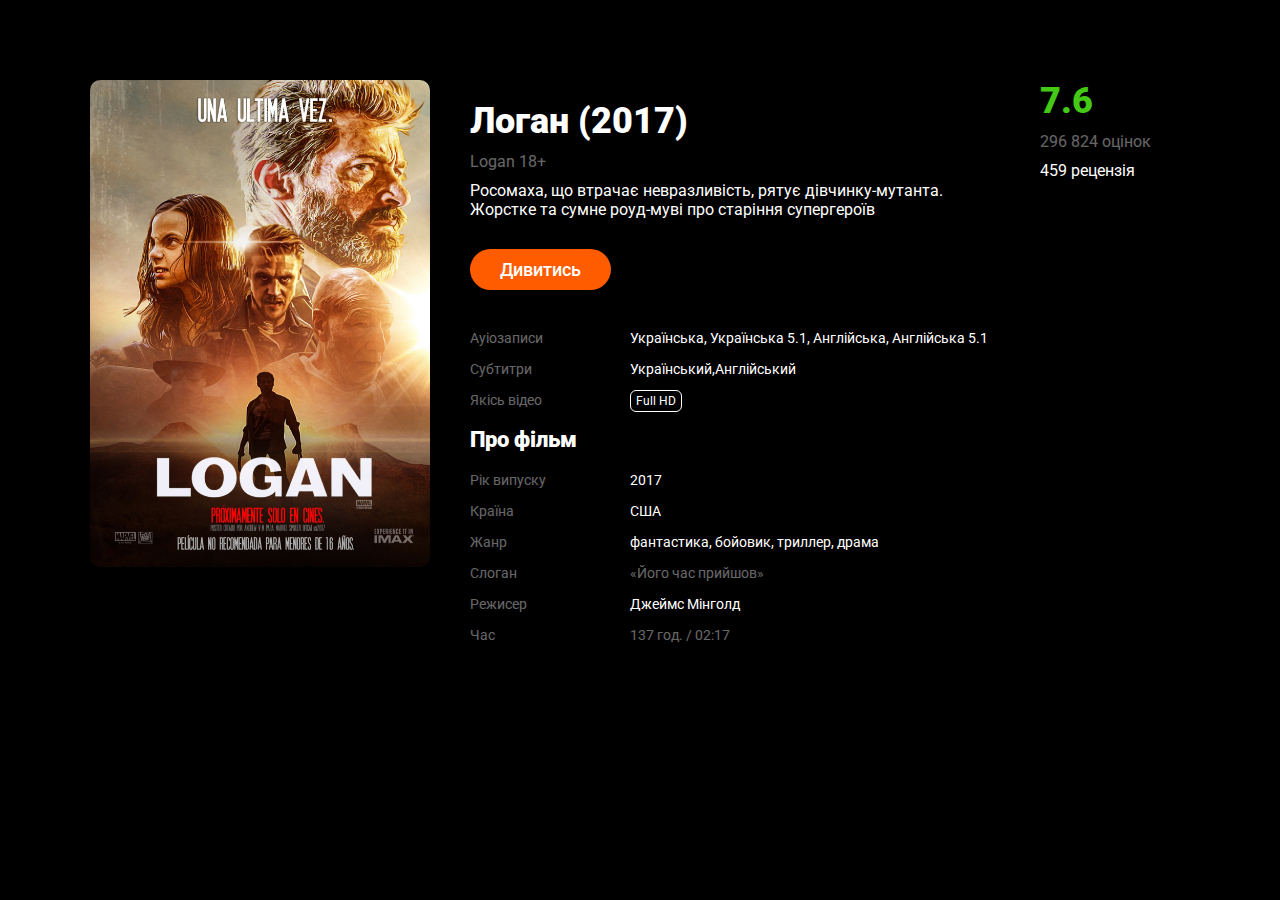
<file: Cinema/src/index.html>
<!DOCTYPE html>
<html lang="uk">
<head>
    <meta charset="UTF-8">
    <meta name="viewport" content="width=device-width, initial-scale=1.0">
    <title>Фільм Логан (2017)</title>

    <link rel="preconnect" href="https://fonts.googleapis.com">
    <link rel="preconnect" href="https://fonts.gstatic.com" crossorigin>
    <link href="https://fonts.googleapis.com/css2?family=Roboto:wght@400;500;900&display=swap" rel="stylesheet">
    

    <link rel="stylesheet" href="style.css">
</head>
<body>
    <div class="container">
<div class="wrapper">

<img src="poster.jpg" alt="Логан (2017)">

<div>
<h1 class="title">Логан (2017)</h1>
<h6 class="subtitle">Logan 18+</h6>
<p class="description">Росомаха, що втрачає невразливість, рятує дівчинку-мутанта. Жорстке та сумне роуд-муві про старіння супергероїв</p>

<div class="mb-40">
    <a href="" class="btn">Дивитись</a>
</div>
<!-- /.action -->

<ul class="params">
    <li><span class="label">Ауіозаписи</span>Українська, Українська 5.1, Англійська, Англійська 5.1</li>
    <li><span class="label">Субтитри</span>Український,Англійський</li>
    <li><span class="label">Якісь відео</span> <span><span class="tag">Full HD</span></span></li>
</ul>
<h2>Про фільм</h2>
<ul class="params">
    <li><span class="label">Рік випуску</span>2017</li>
    <li><span class="label">Країна</span>США</li>
    <li><span class="label">Жанр </span> <span><a href="#">фантастика</a>, <a href="#">бойовик</a>, <a href="#">триллер</a>, <a href="#">драма</a></span></li>
    <li><span class="label">Слоган</span> <span class="text-muted">«Його час прийшов»</span></li>
    <li><span class="label">Режисер</span>Джеймс Мінголд</li>
    <li><span class="label">Час</span><time class="text-muted">137 год. / 02:17</time></li>
</ul>
</div>

<div>
<span class="rathing-main">7.6</span>
<span class="rathing-counts">296 824 оцінок</span>
<a  href="#" class="rathing-details">459 рецензія</a>
</div>

</div>
<!-- /.wrapper -->
    </div>
    <!-- /.conteiner -->

    
</body>
</html>
</file>
<file: Cinema/src/style.css>
* {
    padding: 0;
    margin: 0;
    box-sizing: border-box;
}

body {
    font-family: 'Roboto', sans-serif;
    font-size: 16px;
    background-color: #000000;
    color: #ffffff;
    overflow-x: hidden;
    min-width: 280px;
}

img {
    width: 100%;
    border-radius: 10px;
}

a {
    color: #fff;
    text-decoration: none;
}

a:hover {
    color: #FF5C00;
}

h2 {
    margin-bottom: 20px;
    font-weight: 900;
    font-size: 22px;
}

.container {
    width: 1100px;
    max-width: 100%;
    margin: 0 auto;
}

.wrapper {
    display: grid;
    grid-template-columns: 340px 530px 150px;
    grid-gap: 40px;
    padding-top: 80px;
    padding-bottom: 80px;
}

.title {
    font-size: 36px;
    font-weight: 900;
    margin-bottom: 10px;
    padding-top: 20px;
    line-height: 42px;
}

.subtitle {
    margin-bottom: 10px;
    opacity: 0.4;
    line-height: 19px;
    font-size: 16px;
    font-weight: 400;
}

.description {
    margin-bottom: 30px;
}

.mb-40 {
    margin-bottom: 40px;
}

.btn {
    background-color: #FF5C00;
    padding: 10px 30px;
    display: inline-block;
    font-weight: 500;
    font-size: 18px;
    line-height: 21px;
    border-radius: 100px;
    color: #fff !important;
    transition: all 200ms ease-in-out;
}

.btn:hover {
    background-color: #FF3D00;
}

.params {
    list-style-type: none;
}

.params li {
    margin-bottom: 15px;
    display: grid;
    grid-template-columns: 130px 1fr;
    grid-gap: 30px;
    width: 100%;
    font-size: 14px;
}
.params li .label {
    width: 130px;
    margin-right: 30px;
    opacity: 0.4;

}

.tag {
    font-size: 12px;
    font-weight: 400;
    padding: 3px 5px;
    border-radius: 6px; 
    border: 1px solid #FFFFFF;
    display: inline-block;
    margin-top: -3px;
}

.text-muted {
    opacity: 0.4;
}

.rathing-main {
    display: block;
    margin-bottom: 10px;
    font-weight: 900;
    font-size: 36px;
    line-height: 42px;
    color: #44C916;
}

.rathing-counts {
    display: block;
    margin-bottom: 10px;
    line-height: 19px;
    opacity: 0.4;
}

.rathing-details {
    display: inline-block;
}

@media (max-width: 1024px) {
    .container {
        padding-left: 15px;
        padding-right: 15px;
    }

    .wrapper {
        grid-template-columns: 250px 1fr 150px;
        grid-gap: 30px;
    }
}

@media (max-width: 768px) {
    .wrapper {
        grid-template-columns: 1fr 150px;
        max-width: 520px;
        margin-left: auto;
        margin-right: auto;
    }

    .wrapper-col-3 {
        grid-row: 1 / 3;
        grid-column: 2;
    }
}

@media (max-width: 425px) {
    .wrapper {
        grid-template-columns: 1fr;
        max-width: 100%;
    }

    .wrapper-col-3 {
        grid-row: unset;
        grid-column: 1;
    }
}
</file>
